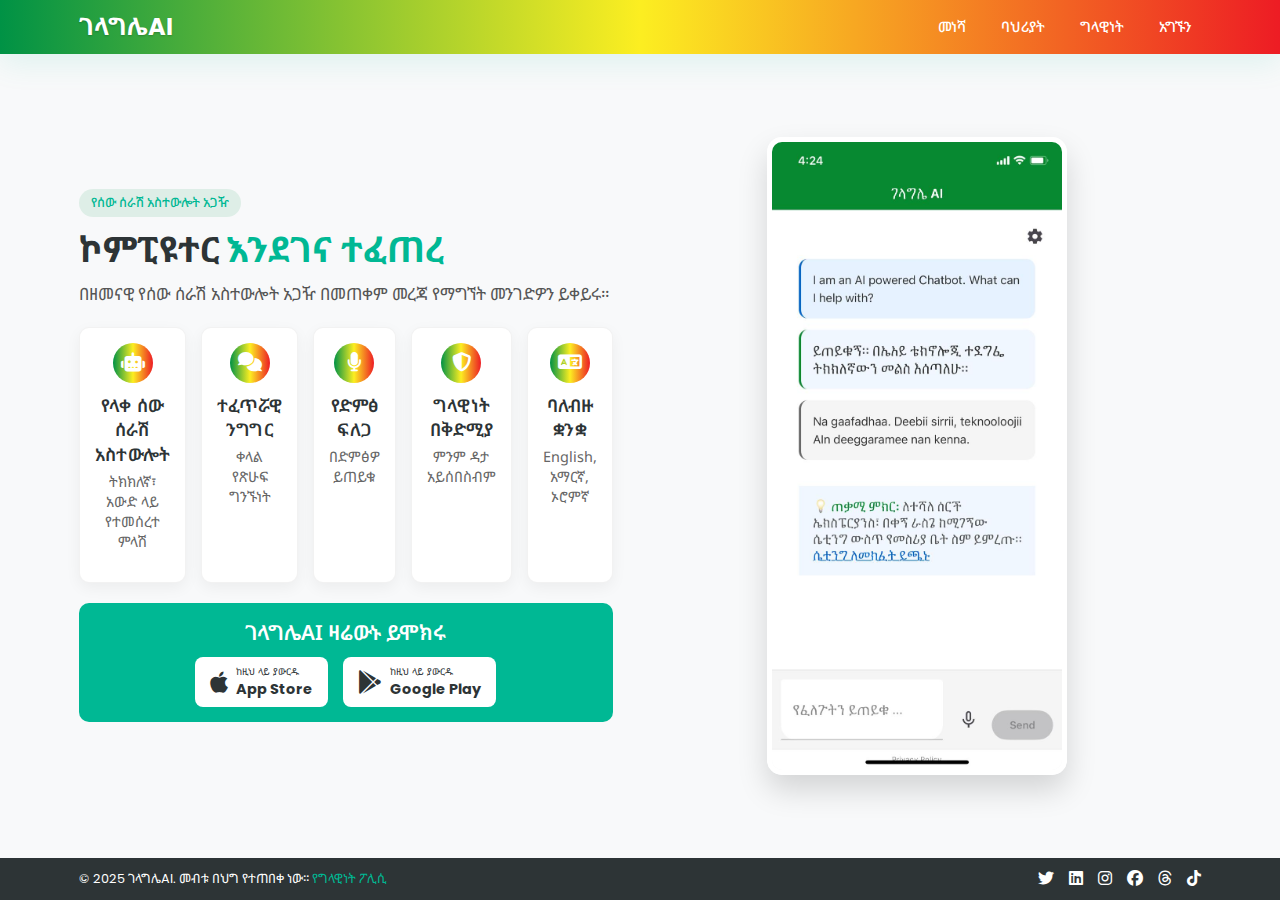
<file: index.html>
<!DOCTYPE html>
<html lang="en">
<head>
    <meta charset="UTF-8">
    <meta name="viewport" content="width=device-width, initial-scale=1.0">
    <title>ገላግሌAI - Intelligent AI Assistant</title>
    
    <!-- SEO Meta Tags -->
    <meta name="description" content="GelagleAI is an intelligent AI assistant for document retrieval, chat, and mobile applications. Enhance your productivity with our advanced AI solutions.">
    <meta name="keywords" content="GelagleAI, AI assistant, document retrieval, chat application, mobile AI, Ethiopian AI, artificial intelligence">
    <meta name="author" content="GelagleAI">
    
    <!-- Open Graph / Facebook -->
    <meta property="og:type" content="website">
    <meta property="og:url" content="https://gelagleai.com/">
    <meta property="og:title" content="ገላግሌAI - Intelligent AI Assistant">
    <meta property="og:description" content="GelagleAI is an intelligent AI assistant for document retrieval, chat, and mobile applications.">
    <meta property="og:image" content="https://gelagleai.com/images/og-image.jpg">
    
    <!-- Twitter -->
    <meta property="twitter:card" content="summary_large_image">
    <meta property="twitter:url" content="https://gelagleai.com/">
    <meta property="twitter:title" content="ገላግሌAI - Intelligent AI Assistant">
    <meta property="twitter:description" content="GelagleAI is an intelligent AI assistant for document retrieval, chat, and mobile applications.">
    <meta property="twitter:image" content="https://gelagleai.com/images/og-image.jpg">
    
    <!-- Favicon -->
    <link rel="icon" type="image/svg+xml" href="/images/icons/favicon.svg">
    <link rel="icon" type="image/png" sizes="32x32" href="/images/icons/favicon-32x32.png">
    <link rel="icon" type="image/png" sizes="16x16" href="/images/icons/favicon-16x16.png">
    <link rel="apple-touch-icon" sizes="180x180" href="/images/icons/apple-touch-icon.png">
    <link rel="manifest" href="/site.webmanifest">
    
    <!-- Stylesheets -->
    <link rel="stylesheet" href="https://cdnjs.cloudflare.com/ajax/libs/font-awesome/6.5.1/css/all.min.css">
    <link rel="preconnect" href="https://fonts.googleapis.com">
    <link rel="preconnect" href="https://fonts.gstatic.com" crossorigin>
    <link href="https://fonts.googleapis.com/css2?family=Poppins:wght@300;400;500;600;700&family=Noto+Sans+Ethiopic:wght@400;500;600;700&display=swap" rel="stylesheet">
    
    <!-- Canonical URL -->
    <link rel="canonical" href="https://gelagleai.com/">
    <style>
        /* Additional inline styles for Ethiopian font support and layout preservation */
        :root {
            --primary-color: #00b894;
            --secondary-color: #00b894;
            --accent-color: #55efc4;
            --dark-color: #2d3436;
            --light-color: #f8f9fa;
            --text-color: #2d3436;
            --light-text: #fff;
            --border-radius: 8px;
            --box-shadow: 0 10px 30px rgba(0, 184, 148, 0.1);
            --transition: all 0.3s ease;
            --gradient-start: #009245;
            --gradient-middle: #FCEE21;
            --gradient-end: #ED1C24;
        }
        
        * {
            margin: 0;
            padding: 0;
            box-sizing: border-box;
        }
        
        body {
            font-family: 'Poppins', 'Noto Sans Ethiopic', sans-serif;
            line-height: 1.4;
            color: var(--text-color);
            background-color: var(--light-color);
            overflow-x: hidden;
            height: 100vh;
            display: flex;
            flex-direction: column;
        }
        
        .container {
            width: 90%;
            max-width: 1200px;
            margin: 0 auto;
            padding: 0 15px;
        }
        
        a {
            text-decoration: none;
            color: var(--primary-color);
            transition: var(--transition);
        }
        
        ul {
            list-style: none;
        }
        
        img {
            max-width: 100%;
        }
        
        /* Header */
        header {
            background: linear-gradient(90deg, var(--gradient-start), var(--gradient-middle), var(--gradient-end));
            box-shadow: var(--box-shadow);
            padding: 10px 0;
        }
        
        header .container {
            display: flex;
            justify-content: space-between;
            align-items: center;
        }
        
        .logo h1 {
            font-size: 1.5rem;
            font-weight: 700;
            color: var(--light-text);
            text-shadow: 0 1px 2px rgba(0,0,0,0.2);
        }
        
        .logo span {
            color: var(--light-text);
        }
        
        nav ul {
            display: flex;
        }
        
        nav ul li {
            margin-left: 15px;
        }
        
        nav ul li a {
            color: var(--light-text);
            font-weight: 500;
            padding: 5px 10px;
            border-radius: var(--border-radius);
            font-size: 0.9rem;
        }
        
        nav ul li a:hover {
            color: var(--light-text);
            background-color: rgba(255, 255, 255, 0.2);
        }
        
        .menu-toggle {
            display: none;
            font-size: 1.5rem;
            cursor: pointer;
            color: var(--light-text);
        }
        
        /* Main Content */
        main {
            flex: 1;
            display: flex;
            flex-direction: column;
        }
        
        /* Hero Section */
        .hero {
            flex: 1;
            display: flex;
            align-items: center;
            padding: 20px 0;
        }
        
        .hero .container {
            display: flex;
            align-items: center;
            justify-content: space-between;
        }
        
        .hero-content {
            flex: 0.9;
            padding-right: 20px;
        }
        
        .ai-badge {
            display: inline-block;
            background-color: rgba(0, 146, 69, 0.1);
            color: var(--primary-color);
            padding: 5px 12px;
            border-radius: 30px;
            font-size: 0.8rem;
            font-weight: 500;
            margin-bottom: 10px;
        }
        
        .hero-content h1 {
            font-size: 2.2rem;
            margin-bottom: 10px;
            line-height: 1.2;
        }
        
        .hero-content .highlight {
            color: var(--primary-color);
        }
        
        .hero-content p {
            font-size: 0.9rem;
            margin-bottom: 15px;
            color: #555;
        }
        
        .hero-image {
            flex: 1.1;
            text-align: center;
            display: flex;
            justify-content: center;
            align-items: center;
        }
        
        .hero-image img {
            max-width: 300px;
            border-radius: 15px;
            box-shadow: 0 15px 30px rgba(0, 0, 0, 0.15);
            border: 5px solid white;
        }
        
        /* Features */
        .features {
            display: flex;
            gap: 15px;
            margin-top: 20px;
        }
        
        .feature-card {
            flex: 1;
            background-color: #fff;
            border-radius: 10px;
            padding: 15px;
            text-align: center;
            box-shadow: 0 5px 15px rgba(0, 0, 0, 0.05);
            border: 1px solid rgba(0, 0, 0, 0.05);
        }
        
        .feature-icon {
            font-size: 1.2rem;
            color: var(--light-text);
            background: linear-gradient(90deg, var(--gradient-start), var(--gradient-middle), var(--gradient-end));
            width: 40px;
            height: 40px;
            display: flex;
            align-items: center;
            justify-content: center;
            border-radius: 50%;
            margin: 0 auto 10px;
        }
        
        .feature-card h3 {
            font-size: 1rem;
            margin-bottom: 5px;
            font-weight: 600;
            font-family: 'Nyala', 'Poppins', sans-serif;
            letter-spacing: 0.02em;
        }
        
        .feature-card p {
            font-size: 0.85rem;
            color: #666;
            font-family: 'Nyala', 'Poppins', sans-serif;
            line-height: 1.4;
        }
        
        /* Download */
        .download {
            background-color: var(--primary-color);
            color: var(--light-text);
            text-align: center;
            padding: 15px 0;
            margin-top: 20px;
            border-radius: 10px;
        }
        
        .download h2 {
            font-size: 1.2rem;
            margin-bottom: 10px;
        }
        
        .download-buttons {
            display: flex;
            justify-content: center;
            gap: 15px;
        }
        
        .download-btn {
            display: flex;
            align-items: center;
            background-color: #fff;
            color: var(--dark-color);
            padding: 8px 15px;
            border-radius: var(--border-radius);
            transition: var(--transition);
        }
        
        .download-btn:hover {
            transform: translateY(-3px);
            box-shadow: 0 10px 20px rgba(0, 0, 0, 0.1);
        }
        
        .download-btn i {
            font-size: 1.5rem;
            margin-right: 8px;
        }
        
        .download-btn span {
            display: flex;
            flex-direction: column;
            align-items: flex-start;
        }
        
        .download-btn small {
            font-size: 0.6rem;
        }
        
        .download-btn strong {
            font-size: 0.9rem;
        }
        
        /* Footer */
        footer {
            background-color: var(--dark-color);
            color: #fff;
            padding: 10px 0;
            font-size: 0.8rem;
        }
        
        .footer-content {
            display: flex;
            justify-content: space-between;
            align-items: center;
        }
        
        .social-links {
            display: flex;
            gap: 15px;
        }
        
        .social-links a {
            color: #fff;
            font-size: 1rem;
            transition: var(--transition);
        }
        
        .social-links a:hover {
            color: rgba(255, 255, 255, 0.7);
            transform: translateY(-3px);
        }
        
        /* Responsive */
        @media (max-width: 992px) {
            .hero .container {
                flex-direction: column;
                text-align: center;
            }
            
            .hero-content {
                padding-right: 0;
                margin-bottom: 20px;
            }
            
            .features {
                flex-wrap: wrap;
            }
            
            .feature-card {
                flex: 1 0 45%;
            }
        }
        
        @media (max-width: 768px) {
            .menu-toggle {
                display: block;
            }
            
            nav {
                position: fixed;
                top: 60px;
                left: -100%;
                width: 100%;
                background-color: #fff;
                box-shadow: 0 5px 10px rgba(0, 0, 0, 0.1);
                transition: var(--transition);
                z-index: 100;
            }
            
            nav.active {
                left: 0;
            }
            
            nav ul {
                flex-direction: column;
                padding: 10px 0;
            }
            
            nav ul li {
                margin: 0;
            }
            
            nav ul li a {
                display: block;
                padding: 10px;
                text-align: center;
                color: var(--dark-color);
            }
            
            .feature-card {
                flex: 1 0 100%;
            }
        }
    </style>
</head>
<body>
    <header>
        <div class="container">
            <div class="logo">
                <h1>ገላግሌ<span>AI</span></h1>
            </div>
            <nav>
                <ul>
                    <li><a href="#home">መነሻ</a></li>
                    <li><a href="#features">ባህሪያት</a></li>
                    <li><a href="privacy-policy.html">ግላዊነት</a></li>
                    <li><a href="contact.html">አግኙን</a></li>
                </ul>
            </nav>
            <div class="menu-toggle">
                <i class="fas fa-bars"></i>
            </div>
        </div>
    </header>

    <main>
        <section id="home" class="hero">
            <div class="container">
                <div class="hero-content">
                    <span class="ai-badge" style="font-family: 'Noto Sans Ethiopic', sans-serif;">የሰው ሰራሽ አስተውሎት አጋዥ</span>
                    <h1>ኮምፒዩተር <span class="highlight" style="font-family: 'Noto Sans Ethiopic', sans-serif;">እንደገና ተፈጠረ</span></h1>
                    <p style="font-family: 'Noto Sans Ethiopic', sans-serif; font-size: 1.05rem; line-height: 1.5;">በዘመናዊ የሰው ሰራሽ አስተውሎት አጋዥ በመጠቀም መረጃ የማግኘት መንገድዎን ይቀይሩ።</p>
                    
                    <div class="features">
                        <div class="feature-card">
                            <div class="feature-icon">
                                <i class="fas fa-robot"></i>
                            </div>
                            <h3 style="font-family: 'Noto Sans Ethiopic', sans-serif; font-size: 1.1rem; letter-spacing: 0.01em;">የላቀ ሰው ሰራሽ አስተውሎት</h3>
                            <p style="font-family: 'Noto Sans Ethiopic', sans-serif; font-size: 0.9rem;">ትክክለኛ፣ አውድ ላይ የተመሰረተ ምላሽ</p>
                        </div>
                        <div class="feature-card">
                            <div class="feature-icon">
                                <i class="fas fa-comments"></i>
                            </div>
                            <h3 style="font-family: 'Noto Sans Ethiopic', sans-serif; font-size: 1.1rem; letter-spacing: 0.01em;">ተፈጥሯዊ ንግግር</h3>
                            <p style="font-family: 'Noto Sans Ethiopic', sans-serif; font-size: 0.9rem;">ቀላል የጽሁፍ ግንኙነት</p>
                        </div>
                        <div class="feature-card">
                            <div class="feature-icon">
                                <i class="fas fa-microphone"></i>
                            </div>
                            <h3 style="font-family: 'Noto Sans Ethiopic', sans-serif; font-size: 1.1rem; letter-spacing: 0.01em;">የድምፅ ፍለጋ</h3>
                            <p style="font-family: 'Noto Sans Ethiopic', sans-serif; font-size: 0.9rem;">በድምፅዎ ይጠይቁ</p>
                        </div>
                        <div class="feature-card">
                            <div class="feature-icon">
                                <i class="fas fa-shield-alt"></i>
                            </div>
                            <h3 style="font-family: 'Noto Sans Ethiopic', sans-serif; font-size: 1.1rem; letter-spacing: 0.01em;">ግላዊነት በቅድሚያ</h3>
                            <p style="font-family: 'Noto Sans Ethiopic', sans-serif; font-size: 0.9rem;">ምንም ዳታ አይሰበስብም</p>
                        </div>
                        <div class="feature-card">
                            <div class="feature-icon">
                                <i class="fas fa-language"></i>
                            </div>
                            <h3 style="font-family: 'Noto Sans Ethiopic', sans-serif; font-size: 1.1rem; letter-spacing: 0.01em;">ባለብዙ ቋንቋ</h3>
                            <p style="font-family: 'Noto Sans Ethiopic', sans-serif; font-size: 0.9rem;">English, አማርኛ, ኦሮምኛ</p>
                        </div>
                    </div>
                    
                    <div class="download">
                        <h2 style="font-family: 'Noto Sans Ethiopic', sans-serif; font-size: 1.3rem; font-weight: 600;">ገላግሌAI ዛሬውኑ ይሞክሩ</h2>
                        <div class="download-buttons">
                            <a href="https://apps.apple.com/us/app/gelaglaai/id6745857739" class="download-btn">
                                <i class="fab fa-apple"></i>
                                <span>
                                    <small style="font-family: 'Noto Sans Ethiopic', sans-serif;">ከዚህ ላይ ያውርዱ</small>
                                    <strong>App Store</strong>
                                </span>
                            </a>
                            <a href="https://play.google.com/apps/testing/com.yourcompany.gelagayaichat" class="download-btn">
                                <i class="fab fa-google-play"></i>
                                <span>
                                    <small style="font-family: 'Noto Sans Ethiopic', sans-serif;">ከዚህ ላይ ያውርዱ</small>
                                    <strong>Google Play</strong>
                                </span>
                            </a>
                        </div>
                    </div>
                </div>
                <div class="hero-image">
                    <img src="images/app screenshot.jpeg" alt="GelagleAI App Screenshot">
                </div>
            </div>
        </section>
    </main>

    <footer>
        <div class="container">
            <div class="footer-content">
                <p>&copy; 2025 ገላግሌAI. መብቱ በህግ የተጠበቀ ነው። <a href="privacy-policy.html">የግላዊነት ፖሊሲ</a></p>
                <div class="social-links">
                    <a href="#" aria-label="Twitter"><i class="fab fa-twitter"></i></a>
                    <a href="#" aria-label="LinkedIn"><i class="fab fa-linkedin"></i></a>
                    <a href="#" aria-label="Instagram"><i class="fab fa-instagram"></i></a>
                    <a href="#" aria-label="Facebook"><i class="fab fa-facebook"></i></a>
                    <a href="#" aria-label="Threads"><i class="fa-brands fa-threads"></i></a>
                    <a href="#" aria-label="TikTok"><i class="fab fa-tiktok"></i></a>
                </div>
            </div>
        </div>
    </footer>

    <script>
        document.addEventListener('DOMContentLoaded', function() {
            // Mobile menu toggle
            const menuToggle = document.querySelector('.menu-toggle');
            const nav = document.querySelector('nav');
            
            if (menuToggle) {
                menuToggle.addEventListener('click', function() {
                    nav.classList.toggle('active');
                    menuToggle.querySelector('i').classList.toggle('fa-bars');
                    menuToggle.querySelector('i').classList.toggle('fa-times');
                });
            }
            
            // Close menu when a menu item is clicked
            const menuItems = document.querySelectorAll('nav ul li a');
            menuItems.forEach(item => {
                item.addEventListener('click', function() {
                    if (nav.classList.contains('active')) {
                        nav.classList.remove('active');
                        menuToggle.querySelector('i').classList.add('fa-bars');
                        menuToggle.querySelector('i').classList.remove('fa-times');
                    }
                });
            });
        });
    </script>
</body>
</html>
</file>
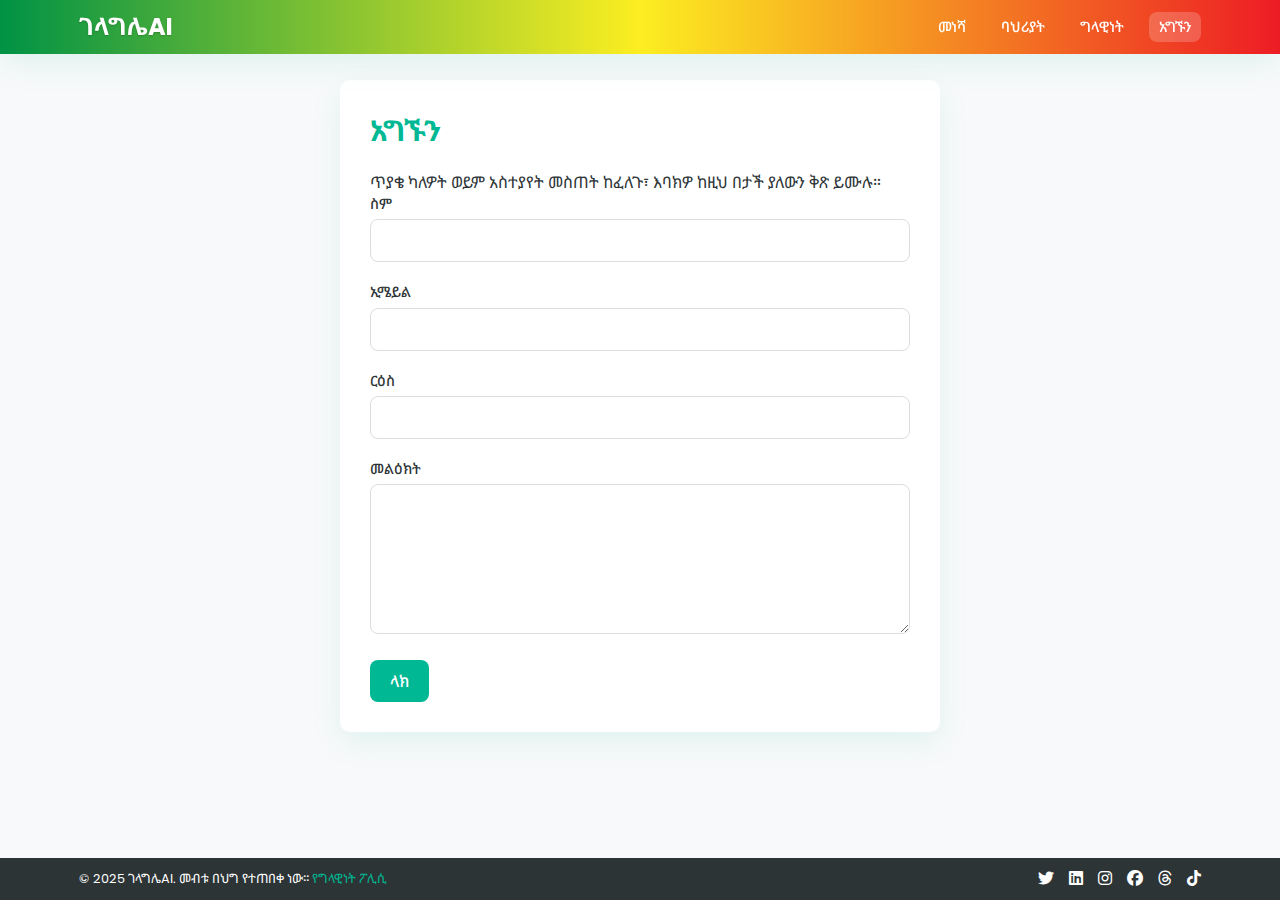
<file: contact.html>
<!DOCTYPE html>
<html lang="en">
<head>
    <meta charset="UTF-8">
    <meta name="viewport" content="width=device-width, initial-scale=1.0">
    <title>Contact Us - ገላግሌAI</title>
    <link rel="stylesheet" href="https://cdnjs.cloudflare.com/ajax/libs/font-awesome/6.5.1/css/all.min.css">
    <link rel="preconnect" href="https://fonts.googleapis.com">
    <link rel="preconnect" href="https://fonts.gstatic.com" crossorigin>
    <link href="https://fonts.googleapis.com/css2?family=Poppins:wght@300;400;500;600;700&family=Noto+Sans+Ethiopic:wght@400;500;600;700&display=swap" rel="stylesheet">
    <style>
        :root {
            --primary-color: #00b894;
            --secondary-color: #00b894;
            --accent-color: #55efc4;
            --dark-color: #2d3436;
            --light-color: #f8f9fa;
            --text-color: #2d3436;
            --light-text: #fff;
            --border-radius: 8px;
            --box-shadow: 0 10px 30px rgba(0, 184, 148, 0.1);
            --transition: all 0.3s ease;
            --gradient-start: #009245;
            --gradient-middle: #FCEE21;
            --gradient-end: #ED1C24;
        }
        
        * {
            margin: 0;
            padding: 0;
            box-sizing: border-box;
        }
        
        body {
            font-family: 'Poppins', 'Noto Sans Ethiopic', sans-serif;
            line-height: 1.4;
            color: var(--text-color);
            background-color: var(--light-color);
            overflow-x: hidden;
            min-height: 100vh;
            display: flex;
            flex-direction: column;
        }
        
        .container {
            width: 90%;
            max-width: 1200px;
            margin: 0 auto;
            padding: 0 15px;
        }
        
        a {
            text-decoration: none;
            color: var(--primary-color);
            transition: var(--transition);
        }
        
        ul {
            list-style: none;
        }
        
        /* Header */
        header {
            background: linear-gradient(90deg, var(--gradient-start), var(--gradient-middle), var(--gradient-end));
            box-shadow: var(--box-shadow);
            padding: 10px 0;
            position: fixed;
            top: 0;
            left: 0;
            width: 100%;
            z-index: 100;
        }
        
        header .container {
            display: flex;
            justify-content: space-between;
            align-items: center;
        }
        
        .logo h1 {
            font-size: 1.5rem;
            font-weight: 700;
            color: var(--light-text);
            text-shadow: 0 1px 2px rgba(0,0,0,0.2);
        }
        
        .logo span {
            color: var(--light-text);
        }
        
        nav ul {
            display: flex;
        }
        
        nav ul li {
            margin-left: 15px;
        }
        
        nav ul li a {
            color: var(--light-text);
            font-weight: 500;
            padding: 5px 10px;
            border-radius: var(--border-radius);
            font-size: 0.9rem;
        }
        
        nav ul li a:hover, nav ul li a.active {
            color: var(--light-text);
            background-color: rgba(255, 255, 255, 0.2);
        }
        
        .menu-toggle {
            display: none;
            font-size: 1.5rem;
            cursor: pointer;
            color: var(--light-text);
        }
        
        /* Contact Form */
        .contact-section {
            padding: 80px 0 30px;
            flex: 1;
        }
        
        .contact-content {
            background-color: #fff;
            border-radius: 10px;
            padding: 30px;
            box-shadow: var(--box-shadow);
            max-width: 600px;
            margin: 0 auto;
        }
        
        .contact-content h1 {
            font-size: 1.8rem;
            margin-bottom: 20px;
            color: var(--primary-color);
        }
        
        .contact-form .form-group {
            margin-bottom: 20px;
        }
        
        .contact-form label {
            display: block;
            margin-bottom: 5px;
            font-weight: 500;
            font-size: 0.9rem;
        }
        
        .contact-form input,
        .contact-form textarea {
            width: 100%;
            padding: 10px;
            border: 1px solid #ddd;
            border-radius: var(--border-radius);
            font-family: 'Poppins', sans-serif;
            font-size: 0.9rem;
        }
        
        .contact-form textarea {
            height: 150px;
            resize: vertical;
        }
        
        .contact-form button {
            background-color: var(--primary-color);
            color: var(--light-text);
            border: none;
            padding: 10px 20px;
            border-radius: var(--border-radius);
            cursor: pointer;
            font-weight: 500;
            transition: var(--transition);
        }
        
        .contact-form button:hover {
            background-color: #00a383;
        }
        
        .form-message {
            margin-top: 20px;
            padding: 10px;
            border-radius: var(--border-radius);
            display: none;
        }
        
        .form-message.success {
            background-color: rgba(0, 184, 148, 0.1);
            color: var(--primary-color);
            display: block;
        }
        
        .form-message.error {
            background-color: rgba(255, 0, 0, 0.1);
            color: #e74c3c;
            display: block;
        }
        
        /* Footer */
        footer {
            background-color: var(--dark-color);
            color: #fff;
            padding: 10px 0;
            font-size: 0.8rem;
            margin-top: auto;
        }
        
        .footer-content {
            display: flex;
            justify-content: space-between;
            align-items: center;
        }
        
        .social-links {
            display: flex;
            gap: 15px;
        }
        
        .social-links a {
            color: #fff;
            font-size: 1rem;
            transition: var(--transition);
        }
        
        .social-links a:hover {
            color: rgba(255, 255, 255, 0.7);
            transform: translateY(-3px);
        }
        
        /* Responsive */
        @media (max-width: 768px) {
            .menu-toggle {
                display: block;
            }
            
            nav {
                position: fixed;
                top: 60px;
                left: -100%;
                width: 100%;
                background-color: #fff;
                box-shadow: 0 5px 10px rgba(0, 0, 0, 0.1);
                transition: var(--transition);
                z-index: 100;
            }
            
            nav.active {
                left: 0;
            }
            
            nav ul {
                flex-direction: column;
                padding: 10px 0;
            }
            
            nav ul li {
                margin: 0;
            }
            
            nav ul li a {
                display: block;
                padding: 10px;
                text-align: center;
                color: var(--dark-color);
            }
            
            .footer-content {
                flex-direction: column;
                gap: 10px;
                text-align: center;
            }
        }
    </style>
</head>
<body>
    <header>
        <div class="container">
            <div class="logo">
                <h1>ገላግሌ<span>AI</span></h1>
            </div>
            <nav>
                <ul>
                    <li><a href="index.html">መነሻ</a></li>
                    <li><a href="index.html#features">ባህሪያት</a></li>
                    <li><a href="privacy-policy.html">ግላዊነት</a></li>
                    <li><a href="contact.html" class="active">አግኙን</a></li>
                </ul>
            </nav>
            <div class="menu-toggle">
                <i class="fas fa-bars"></i>
            </div>
        </div>
    </header>

    <section class="contact-section">
        <div class="container">
            <div class="contact-content">
                <h1 style="font-family: 'Noto Sans Ethiopic', sans-serif; font-size: 1.8rem;">አግኙን</h1>
                <p style="font-family: 'Noto Sans Ethiopic', sans-serif; font-size: 1rem; line-height: 1.5;">ጥያቄ ካለዎት ወይም አስተያየት መስጠት ከፈለጉ፣ እባክዎ ከዚህ በታች ያለውን ቅጽ ይሙሉ።</p>
                
                <form id="contactForm" class="contact-form">
                    <div class="form-group">
                        <label for="name" style="font-family: 'Noto Sans Ethiopic', sans-serif;">ስም</label>
                        <input type="text" id="name" name="name" required>
                    </div>
                    <div class="form-group">
                        <label for="email" style="font-family: 'Noto Sans Ethiopic', sans-serif;">ኢሜይል</label>
                        <input type="email" id="email" name="email" required>
                    </div>
                    <div class="form-group">
                        <label for="subject" style="font-family: 'Noto Sans Ethiopic', sans-serif;">ርዕስ</label>
                        <input type="text" id="subject" name="subject" required>
                    </div>
                    <div class="form-group">
                        <label for="message" style="font-family: 'Noto Sans Ethiopic', sans-serif;">መልዕክት</label>
                        <textarea id="message" name="message" required></textarea>
                    </div>
                    <button type="submit" style="font-family: 'Noto Sans Ethiopic', sans-serif; font-size: 1rem;">ላክ</button>
                </form>
                
                <div id="formMessage" class="form-message"></div>
            </div>
        </div>
    </section>

    <footer>
        <div class="container">
            <div class="footer-content">
                <p>&copy; 2025 ገላግሌAI. መብቱ በህግ የተጠበቀ ነው። <a href="privacy-policy.html">የግላዊነት ፖሊሲ</a></p>
                <div class="social-links">
                    <a href="#" aria-label="Twitter"><i class="fab fa-twitter"></i></a>
                    <a href="#" aria-label="LinkedIn"><i class="fab fa-linkedin"></i></a>
                    <a href="#" aria-label="Instagram"><i class="fab fa-instagram"></i></a>
                    <a href="#" aria-label="Facebook"><i class="fab fa-facebook"></i></a>
                    <a href="#" aria-label="Threads"><i class="fa-brands fa-threads"></i></a>
                    <a href="#" aria-label="TikTok"><i class="fab fa-tiktok"></i></a>
                </div>
            </div>
        </div>
    </footer>

    <script>
        document.addEventListener('DOMContentLoaded', function() {
            // Mobile menu toggle
            const menuToggle = document.querySelector('.menu-toggle');
            const nav = document.querySelector('nav');
            
            if (menuToggle) {
                menuToggle.addEventListener('click', function() {
                    nav.classList.toggle('active');
                    menuToggle.querySelector('i').classList.toggle('fa-bars');
                    menuToggle.querySelector('i').classList.toggle('fa-times');
                });
            }
            
            // Close menu when a menu item is clicked
            const menuItems = document.querySelectorAll('nav ul li a');
            menuItems.forEach(item => {
                item.addEventListener('click', function() {
                    if (nav.classList.contains('active')) {
                        nav.classList.remove('active');
                        menuToggle.querySelector('i').classList.add('fa-bars');
                        menuToggle.querySelector('i').classList.remove('fa-times');
                    }
                });
            });
        });
    </script>
    <script src="js/contact.js"></script>
</body>
</html>
</file>
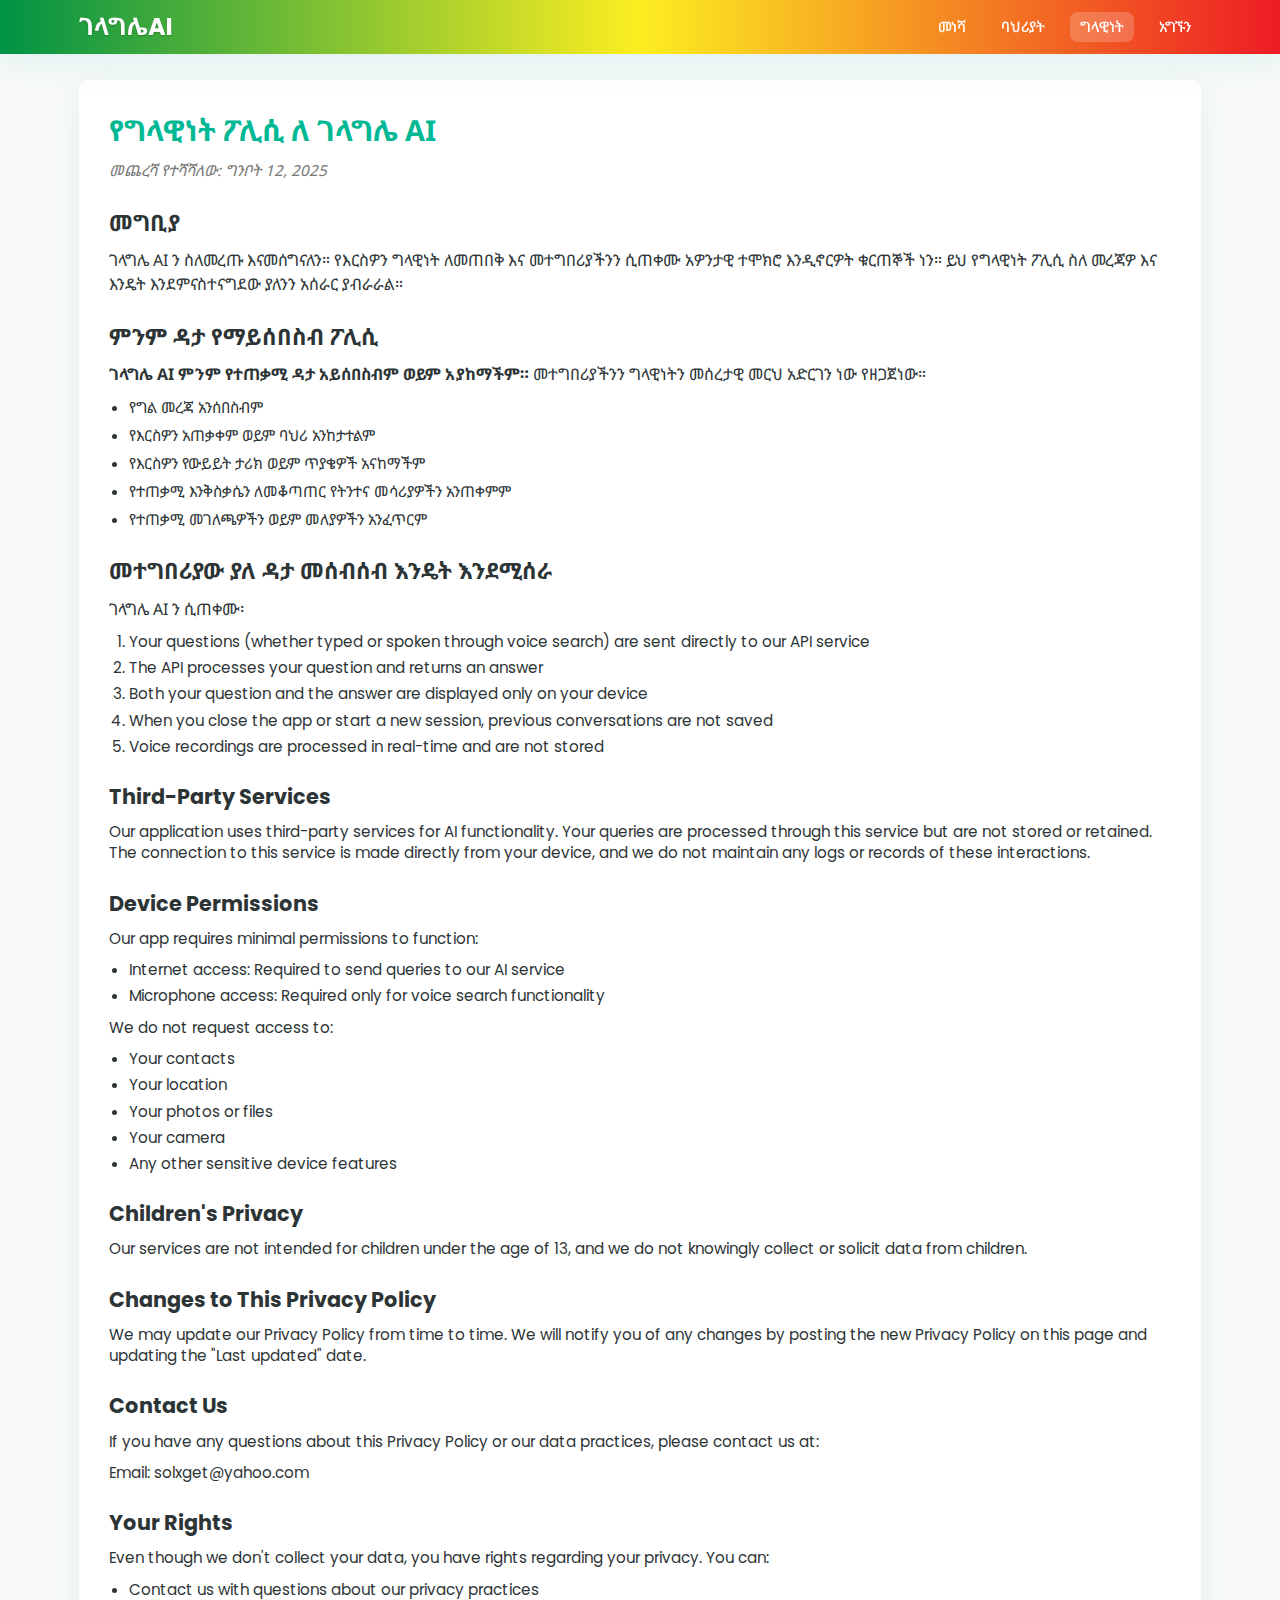
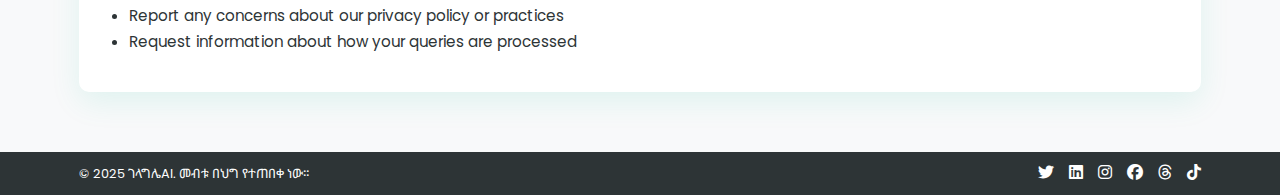
<file: privacy-policy.html>
<!DOCTYPE html>
<html lang="en">
<head>
    <meta charset="UTF-8">
    <meta name="viewport" content="width=device-width, initial-scale=1.0">
    <title>Privacy Policy - ገላግሌ AI</title>
    
    <!-- SEO Meta Tags -->
    <meta name="description" content="GelagleAI's privacy policy outlines how we collect, use, and protect your personal information when using our AI assistant application.">
    <meta name="keywords" content="GelagleAI privacy policy, AI assistant privacy, data protection, privacy terms">
    <meta name="author" content="GelagleAI">
    
    <!-- Open Graph / Facebook -->
    <meta property="og:type" content="website">
    <meta property="og:url" content="https://gelagleai.com/privacy-policy.html">
    <meta property="og:title" content="Privacy Policy - ገላግሌ AI">
    <meta property="og:description" content="GelagleAI's privacy policy outlines how we collect, use, and protect your personal information.">
    <meta property="og:image" content="https://gelagleai.com/images/og-image.jpg">
    
    <!-- Twitter -->
    <meta property="twitter:card" content="summary_large_image">
    <meta property="twitter:url" content="https://gelagleai.com/privacy-policy.html">
    <meta property="twitter:title" content="Privacy Policy - ገላግሌ AI">
    <meta property="twitter:description" content="GelagleAI's privacy policy outlines how we collect, use, and protect your personal information.">
    <meta property="twitter:image" content="https://gelagleai.com/images/og-image.jpg">
    
    <!-- Favicon -->
    <link rel="icon" type="image/svg+xml" href="/images/icons/favicon.svg">
    <link rel="icon" type="image/png" sizes="32x32" href="/images/icons/favicon-32x32.png">
    <link rel="icon" type="image/png" sizes="16x16" href="/images/icons/favicon-16x16.png">
    <link rel="apple-touch-icon" sizes="180x180" href="/images/icons/apple-touch-icon.png">
    <link rel="manifest" href="/site.webmanifest">
    
    <!-- Stylesheets -->
    <link rel="stylesheet" href="https://cdnjs.cloudflare.com/ajax/libs/font-awesome/6.5.1/css/all.min.css">
    <link rel="preconnect" href="https://fonts.googleapis.com">
    <link rel="preconnect" href="https://fonts.gstatic.com" crossorigin>
    <link href="https://fonts.googleapis.com/css2?family=Poppins:wght@300;400;500;600;700&family=Noto+Sans+Ethiopic:wght@400;500;600;700&display=swap" rel="stylesheet">
    
    <!-- Canonical URL -->
    <link rel="canonical" href="https://gelagleai.com/privacy-policy.html">
    
    <style>
        :root {
            --primary-color: #00b894;
            --secondary-color: #00b894;
            --accent-color: #55efc4;
            --dark-color: #2d3436;
            --light-color: #f8f9fa;
            --text-color: #2d3436;
            --light-text: #fff;
            --border-radius: 8px;
            --box-shadow: 0 10px 30px rgba(0, 184, 148, 0.1);
            --transition: all 0.3s ease;
            --gradient-start: #009245;
            --gradient-middle: #FCEE21;
            --gradient-end: #ED1C24;
        }
        
        * {
            margin: 0;
            padding: 0;
            box-sizing: border-box;
        }
        
        body {
            font-family: 'Poppins', 'Noto Sans Ethiopic', sans-serif;
            line-height: 1.4;
            color: var(--text-color);
            background-color: var(--light-color);
            overflow-x: hidden;
        }
        
        .container {
            width: 90%;
            max-width: 1200px;
            margin: 0 auto;
            padding: 0 15px;
        }
        
        a {
            text-decoration: none;
            color: var(--primary-color);
            transition: var(--transition);
        }
        
        ul {
            list-style: none;
        }
        
        /* Header */
        header {
            background: linear-gradient(90deg, var(--gradient-start), var(--gradient-middle), var(--gradient-end));
            box-shadow: var(--box-shadow);
            padding: 10px 0;
            position: fixed;
            top: 0;
            left: 0;
            width: 100%;
            z-index: 100;
        }
        
        header .container {
            display: flex;
            justify-content: space-between;
            align-items: center;
        }
        
        .logo h1 {
            font-size: 1.5rem;
            font-weight: 700;
            color: var(--light-text);
            text-shadow: 0 1px 2px rgba(0,0,0,0.2);
        }
        
        .logo span {
            color: var(--light-text);
        }
        
        nav ul {
            display: flex;
        }
        
        nav ul li {
            margin-left: 15px;
        }
        
        nav ul li a {
            color: var(--light-text);
            font-weight: 500;
            padding: 5px 10px;
            border-radius: var(--border-radius);
            font-size: 0.9rem;
        }
        
        nav ul li a:hover, nav ul li a.active {
            color: var(--light-text);
            background-color: rgba(255, 255, 255, 0.2);
        }
        
        .menu-toggle {
            display: none;
            font-size: 1.5rem;
            cursor: pointer;
            color: var(--light-text);
        }
        
        /* Privacy Policy */
        .privacy-policy {
            padding: 80px 0 30px;
        }
        
        .policy-content {
            background-color: #fff;
            border-radius: 10px;
            padding: 30px;
            box-shadow: var(--box-shadow);
        }
        
        .policy-content h1 {
            font-size: 1.8rem;
            margin-bottom: 10px;
            color: var(--primary-color);
        }
        
        .last-updated {
            color: #777;
            margin-bottom: 20px;
            font-size: 0.9rem;
        }
        
        .policy-content h2 {
            font-size: 1.3rem;
            margin: 25px 0 10px;
            color: var(--dark-color);
        }
        
        .policy-content p {
            margin-bottom: 10px;
            font-size: 0.95rem;
        }
        
        .policy-content ul, .policy-content ol {
            margin: 10px 0 10px 20px;
        }
        
        .policy-content ul li, .policy-content ol li {
            margin-bottom: 5px;
            font-size: 0.95rem;
        }
        
        .policy-content ul li {
            list-style-type: disc;
        }
        
        .policy-content ol li {
            list-style-type: decimal;
        }
        
        footer {
            background-color: var(--dark-color);
            color: #fff;
            padding: 10px 0;
            font-size: 0.8rem;
            margin-top: 30px;
        }
        
        .footer-content {
            display: flex;
            justify-content: space-between;
            align-items: center;
        }
        
        .social-links {
            display: flex;
            gap: 15px;
        }
        
        .social-links a {
            color: #fff;
            font-size: 1rem;
            transition: var(--transition);
        }
        
        .social-links a:hover {
            color: rgba(255, 255, 255, 0.7);
            transform: translateY(-3px);
        }
        
        /* Responsive */
        @media (max-width: 768px) {
            .menu-toggle {
                display: block;
            }
            
            nav {
                position: fixed;
                top: 60px;
                left: -100%;
                width: 100%;
                background-color: #fff;
                box-shadow: 0 5px 10px rgba(0, 0, 0, 0.1);
                transition: var(--transition);
                z-index: 100;
            }
            
            nav.active {
                left: 0;
            }
            
            nav ul {
                flex-direction: column;
                padding: 10px 0;
            }
            
            nav ul li {
                margin: 0;
            }
            
            nav ul li a {
                display: block;
                padding: 10px;
                text-align: center;
                color: var(--dark-color);
            }
            
            .footer-content {
                flex-direction: column;
                gap: 10px;
                text-align: center;
            }
        }
    </style>
</head>
<body>
    <header>
        <div class="container">
            <div class="logo">
                <h1>ገላግሌ<span>AI</span></h1>
            </div>
            <nav>
                <ul>
                    <li><a href="index.html">መነሻ</a></li>
                    <li><a href="index.html#features">ባህሪያት</a></li>
                    <li><a href="privacy-policy.html" class="active">ግላዊነት</a></li>
                    <li><a href="contact.html">አግኙን</a></li>
                </ul>
            </nav>
            <div class="menu-toggle">
                <i class="fas fa-bars"></i>
            </div>
        </div>
    </header>

    <section class="privacy-policy">
        <div class="container">
            <div class="policy-content">
                <h1 style="font-family: 'Noto Sans Ethiopic', sans-serif; font-size: 1.8rem;">የግላዊነት ፖሊሲ ለ ገላግሌ AI</h1>
                <p class="last-updated"><em style="font-family: 'Noto Sans Ethiopic', sans-serif;">መጨረሻ የተሻሻለው: ግንቦት 12, 2025</em></p>

                <h2 style="font-family: 'Noto Sans Ethiopic', sans-serif; font-size: 1.4rem;">መግቢያ</h2>
                <p style="font-family: 'Noto Sans Ethiopic', sans-serif; font-size: 1rem; line-height: 1.5;">ገላግሌ AI ን ስለመረጡ እናመሰግናለን። የእርስዎን ግላዊነት ለመጠበቅ እና መተግበሪያችንን ሲጠቀሙ አዎንታዊ ተሞክሮ እንዲኖርዎት ቁርጠኞች ነን። ይህ የግላዊነት ፖሊሲ ስለ መረጃዎ እና እንዴት እንደምናስተናግደው ያለንን አሰራር ያብራራል።</p>

                <h2 style="font-family: 'Noto Sans Ethiopic', sans-serif; font-size: 1.4rem;">ምንም ዳታ የማይሰበስብ ፖሊሲ</h2>
                <p style="font-family: 'Noto Sans Ethiopic', sans-serif; font-size: 1rem; line-height: 1.5;"><strong>ገላግሌ AI ምንም የተጠቃሚ ዳታ አይሰበስብም ወይም አያከማችም።</strong> መተግበሪያችንን ግላዊነትን መሰረታዊ መርህ አድርገን ነው የዘጋጀነው።</p>
                <ul style="font-family: 'Noto Sans Ethiopic', sans-serif; font-size: 1rem; line-height: 1.5;">
                    <li>የግል መረጃ አንሰበስብም</li>
                    <li>የእርስዎን አጠቃቀም ወይም ባህሪ አንከታተልም</li>
                    <li>የእርስዎን የውይይት ታሪክ ወይም ጥያቄዎች አናከማችም</li>
                    <li>የተጠቃሚ እንቅስቃሴን ለመቆጣጠር የትንተና መሳሪያዎችን አንጠቀምም</li>
                    <li>የተጠቃሚ መገለጫዎችን ወይም መለያዎችን አንፈጥርም</li>
                </ul>

                <h2 style="font-family: 'Noto Sans Ethiopic', sans-serif; font-size: 1.4rem;">መተግበሪያው ያለ ዳታ መሰብሰብ እንዴት እንደሚሰራ</h2>
                <p style="font-family: 'Noto Sans Ethiopic', sans-serif; font-size: 1rem; line-height: 1.5;">ገላግሌ AI ን ሲጠቀሙ፡</p>
                <ol>
                    <li>Your questions (whether typed or spoken through voice search) are sent directly to our API service</li>
                    <li>The API processes your question and returns an answer</li>
                    <li>Both your question and the answer are displayed only on your device</li>
                    <li>When you close the app or start a new session, previous conversations are not saved</li>
                    <li>Voice recordings are processed in real-time and are not stored</li>
                </ol>

                <h2>Third-Party Services</h2>
                <p>Our application uses third-party services for AI functionality. Your queries are processed through this service but are not stored or retained. The connection to this service is made directly from your device, and we do not maintain any logs or records of these interactions.</p>

                <h2>Device Permissions</h2>
                <p>Our app requires minimal permissions to function:</p>
                <ul>
                    <li>Internet access: Required to send queries to our AI service</li>
                    <li>Microphone access: Required only for voice search functionality</li>
                </ul>
                <p>We do not request access to:</p>
                <ul>
                    <li>Your contacts</li>
                    <li>Your location</li>
                    <li>Your photos or files</li>
                    <li>Your camera</li>
                    <li>Any other sensitive device features</li>
                </ul>

                <h2>Children's Privacy</h2>
                <p>Our services are not intended for children under the age of 13, and we do not knowingly collect or solicit data from children.</p>

                <h2>Changes to This Privacy Policy</h2>
                <p>We may update our Privacy Policy from time to time. We will notify you of any changes by posting the new Privacy Policy on this page and updating the "Last updated" date.</p>

                <h2>Contact Us</h2>
                <p>If you have any questions about this Privacy Policy or our data practices, please contact us at:</p>
                <p>Email: solxget@yahoo.com</p>

                <h2>Your Rights</h2>
                <p>Even though we don't collect your data, you have rights regarding your privacy. You can:</p>
                <ul>
                    <li>Contact us with questions about our privacy practices</li>
                    <li>Report any concerns about our privacy policy or practices</li>
                    <li>Request information about how your queries are processed</li>
                </ul>
            </div>
        </div>
    </section>

    <footer>
        <div class="container">
            <div class="footer-content">
                <p>&copy; 2025 ገላግሌAI. መብቱ በህግ የተጠበቀ ነው።</p>
                <div class="social-links">
                    <a href="#" aria-label="Twitter"><i class="fab fa-twitter"></i></a>
                    <a href="#" aria-label="LinkedIn"><i class="fab fa-linkedin"></i></a>
                    <a href="#" aria-label="Instagram"><i class="fab fa-instagram"></i></a>
                    <a href="#" aria-label="Facebook"><i class="fab fa-facebook"></i></a>
                    <a href="#" aria-label="Threads"><i class="fa-brands fa-threads"></i></a>
                    <a href="#" aria-label="TikTok"><i class="fab fa-tiktok"></i></a>
                </div>
            </div>
        </div>
    </footer>

    <script>
        document.addEventListener('DOMContentLoaded', function() {
            // Mobile menu toggle
            const menuToggle = document.querySelector('.menu-toggle');
            const nav = document.querySelector('nav');
            
            if (menuToggle) {
                menuToggle.addEventListener('click', function() {
                    nav.classList.toggle('active');
                    menuToggle.querySelector('i').classList.toggle('fa-bars');
                    menuToggle.querySelector('i').classList.toggle('fa-times');
                });
            }
            
            // Close menu when a menu item is clicked
            const menuItems = document.querySelectorAll('nav ul li a');
            menuItems.forEach(item => {
                item.addEventListener('click', function() {
                    if (nav.classList.contains('active')) {
                        nav.classList.remove('active');
                        menuToggle.querySelector('i').classList.add('fa-bars');
                        menuToggle.querySelector('i').classList.remove('fa-times');
                    }
                });
            });
        });
    </script>
</body>
</html>
</file>
